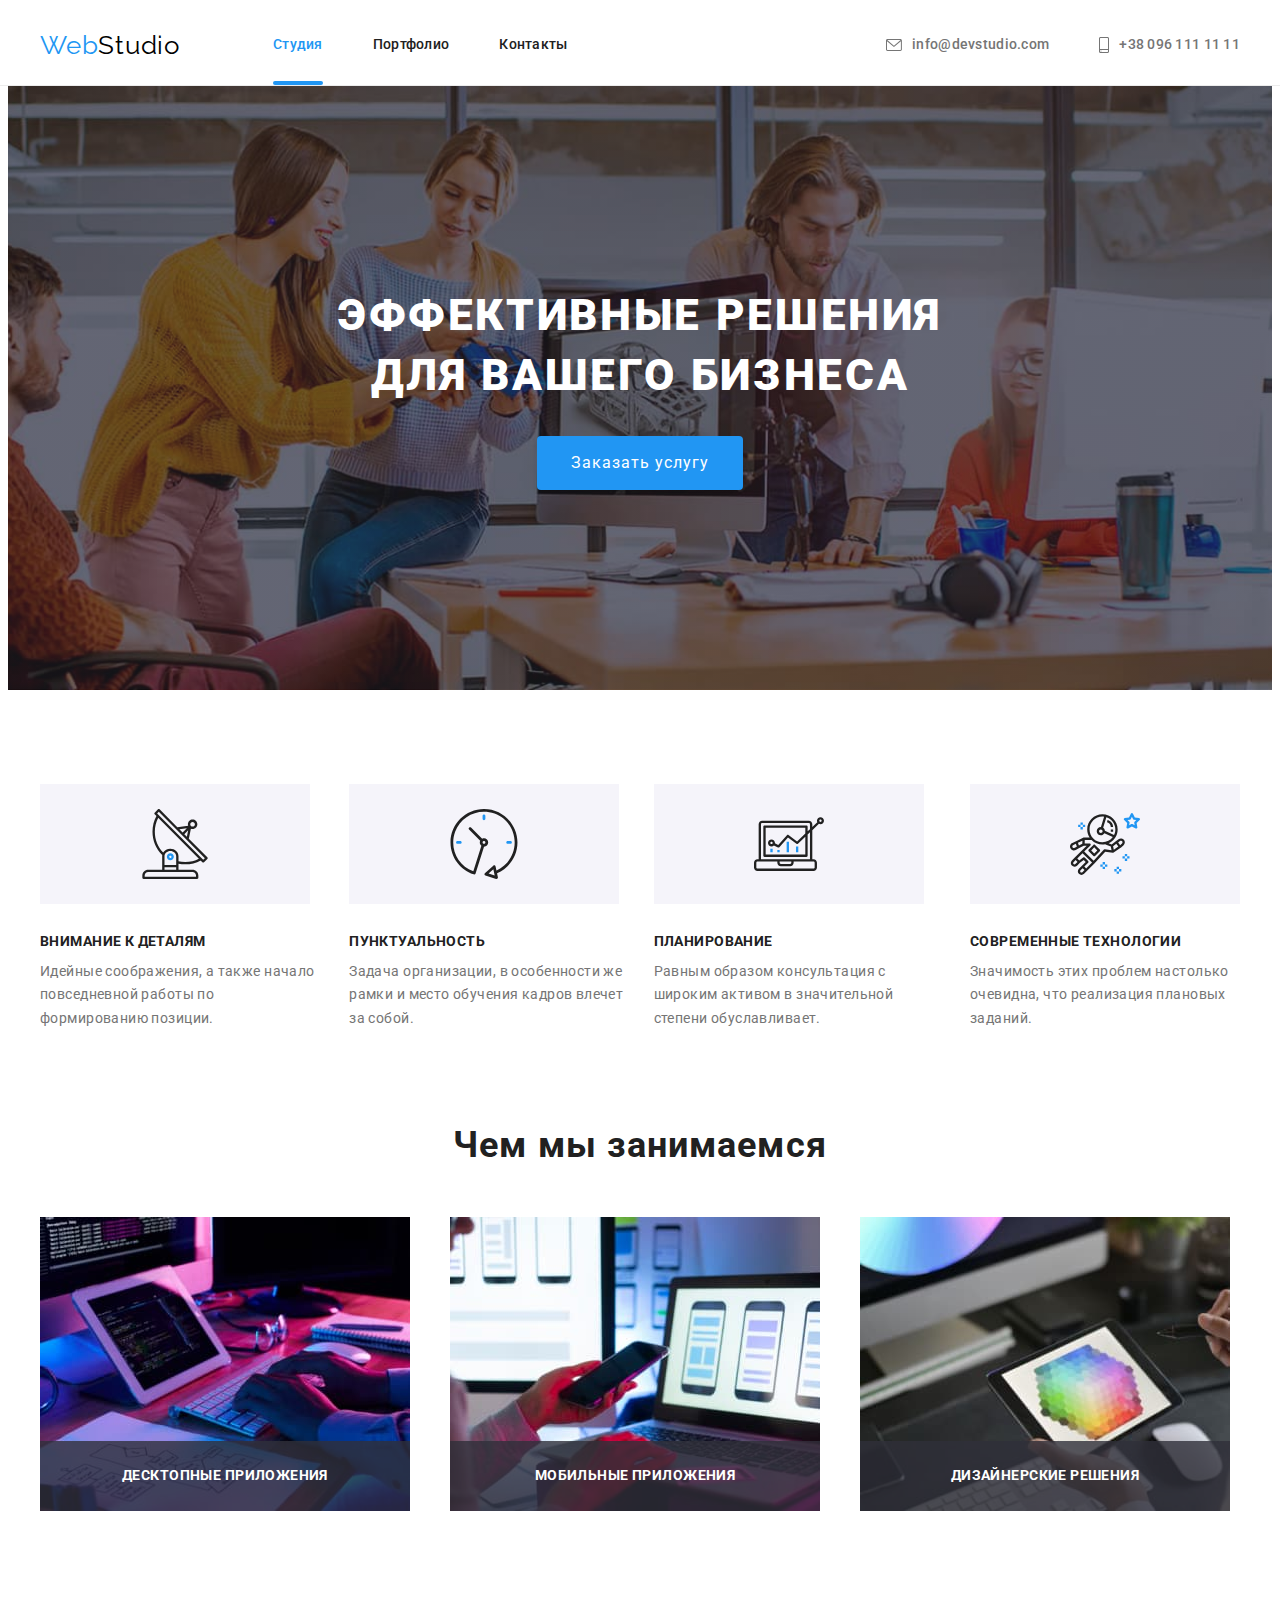
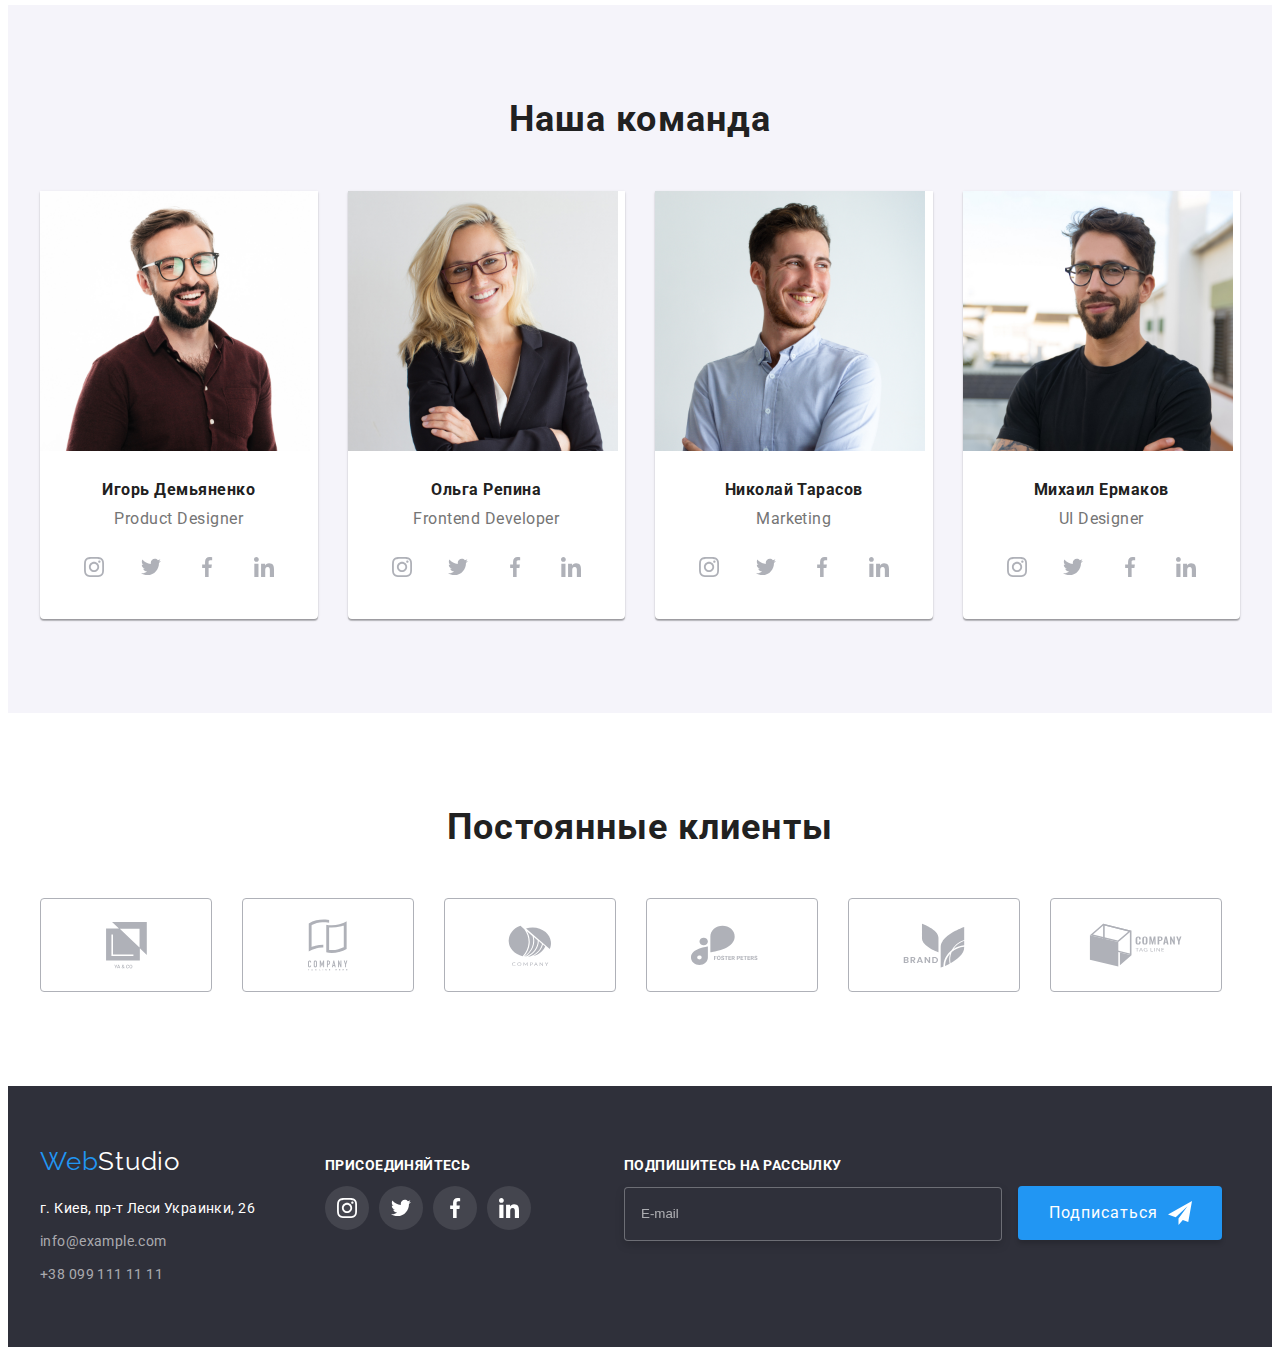
<file: index.html>
<!DOCTYPE html>
<html lang="ru">
    <head>
        <meta charset="UTF-8">
        <meta http-equiv="X-UA-Compatible" content="IE=edge">
        <meta name="viewport" content="width=device-width, initial-scale=1.0">
        <title>Studio</title>
        <link rel="preconnect" href="https://fonts.gstatic.com">
        <link href="https://fonts.googleapis.com/css2?family=Raleway:wght@700&family=Roboto:wght@400;500;700;900&display=swap"
            rel="stylesheet">
        <link rel="stylesheet" href="https://cdnjs.cloudflare.com/ajax/libs/modern-normalize/1.0.0/modern-normalize.min.css"
            integrity="sha512-ISS7cAi1PEhQ8jnbJpJZMd29NlhNj4AWYyLOSp2CE/CsHxTCu+r+t0D2yoJudVrd0/8fTVPUVDzY5Tvli75u/g=="
            crossorigin="anonymous">
        <link rel="stylesheet" href="./css/main.min.css">
    </head>
    <body>
    <!--Navigation-->
        <header class="header">
            <div class="header__container container">
                <nav class="navigation">
                    <a class="logo" href="">Web<span class="logo-black">Studio</span></a>
                    <ul class="navigation__list">
                        <li class="navigation__item"><a class="link link__studio" href="./index.html">Студия</a></li>
                        <li class="navigation__item"><a class="link" href="./portfolio.html">Портфолио</a></li>
                        <li class="navigation__item"><a class="link" href="">Контакты</a></li>
                    </ul>
                </nav>
                <ul class="navigation__list">
                    <li class="navigation__item mail">
                        <a href="mailto:info@devstudio.com" class="link contact__link">
                            <svg class="navigation__icon" width="16" height="12">
                                <use href="./images/icons.svg#icon-envelope"></use>
                            </svg>
                        info@devstudio.com</a>
                    </li>
                    <li class="navigation__item">
                        <a href="tel:+380961111111" class="link contact__link">
                            <svg class="navigation__icon" width="10" height="16">
                                <use href="./images/icons.svg#icon-smartphone"></use>
                            </svg>
                        +38 096 111 11 11</a>
                    </li>
                </ul>
            </div>
        </header>

        <!--Main-->
        <main>
            <!--Section main-->
            <section class="main section">
                <div class="container">
                    <h1 class="main__hero">Эффективные решения <br> для вашего бизнеса</h1>
                    <button class="btn" type="button" data-modal-open>Заказать услугу</button>
                </div>
            </section>

            <!--Section features-->
            <section class="features">
                <div class="container">
                    <h2 class="visually-hidden">Особенности</h2>
                    <ul class="features__list">
                        <li class="features__item">
                            <div class="features__icon">
                                <svg width="70" height="70">
                                    <use href="./images/icons.svg#icon-antenna"></use>
                                </svg>
                            </div>
                            <h3 class="features__title">Внимание к деталям</h3>
                            <p class="features__text">Идейные соображения, а также начало повседневной работы по формированию позиции.</p>
                        </li>
                        <li class="features__item">
                            <div class="features__icon">
                                <svg width="70" height="70">
                                    <use href="./images/icons.svg#icon-clock"></use>
                                </svg>
                            </div>
                            <h3 class="features__title">Пунктуальность</h3>
                            <p class="features__text">Задача организации, в особенности же рамки и место обучения кадров влечет за собой.</p>
                        </li>
                        <li class="features__item">
                            <div class="features__icon">
                                <svg width="70" height="70">
                                    <use href="./images/icons.svg#icon-diagram"></use>
                                </svg>
                            </div>
                            <h3 class="features__title">Планирование</h3>
                            <p class="features__text">Равным образом консультация с широким активом в значительной степени обуславливает.</p>
                        </li>
                        <li class="features__item">
                            <div class="features__icon">
                                <svg width="70" height="70">
                                    <use href="./images/icons.svg#icon-astronaut"></use>
                                </svg>
                            </div>
                            <h3 class="features__title">Современные технологии</h3>
                            <p class="features__text">Значимость этих проблем настолько очевидна, что реализация плановых заданий.</p>
                        </li>
                    </ul>
                </div>
            </section>

            <!--Section work-->
            <section class="work section">
                <div class="container">
                    <h2 class="title">Чем мы занимаемся</h2>
                    <ul class="work__list">
                        <li class="work__item">
                            <img src="./images/box1.jpg" alt="Планшет" width="370">
                            <div class="work__text"><p>Десктопные приложения</p></div>
                        </li>
                        <li class="work__item">
                            <img src="./images/box2.jpg" alt="Телефон" width="370">
                            <div class="work__text"><p>Мобильные приложения</p></div>
                        </li>
                        <li class="work__item">
                            <img src="./images/box3.jpg" alt="Палитра цветов на планшете" width="370">
                            <div class="work__text"><p>Дизайнерские решения</p></div>
                        </li>
                    </ul>
                </div>
            </section>

            <!--Team-->
            <section class="team section">
                <div class="container">
                    <h2 class="title">Наша команда</h2>
                    <ul class="team__list">
                        <li class="team__item">
                            <img src="./images/img1.jpg" alt="Учасник1" width="270">
                            <div class="team__member">
                                <h3 class="team__title">Игорь Демьяненко</h3>
                                <p class="team__text" lang="en">Product Designer</p>
                                <ul class="social-list">
                                    <li>
                                        <a href="" class="social-list__link">
                                            <svg class="social-list__icon">
                                                <use href="./images/icons.svg#icon-instagram"></use>
                                            </svg>
                                        </a>
                                    </li>
                                    <li>
                                        <a href="" class="social-list__link">
                                            <svg class="social-list__icon">
                                                <use href="./images/icons.svg#icon-twitter"></use>
                                            </svg>
                                        </a>
                                    </li>
                                    <li>
                                        <a href="" class="social-list__link">
                                            <svg class="social-list__icon">
                                                <use href="./images/icons.svg#icon-facebook"></use>
                                            </svg>
                                        </a>
                                    </li>
                                    <li>
                                        <a href="" class="social-list__link">
                                            <svg class="social-list__icon">
                                                <use href="./images/icons.svg#icon-linkedin"></use>
                                            </svg>
                                        </a>
                                    </li>
                                </ul>
                            </div>
                        </li>
                        <li class="team__item">
                            <img src="./images/img2.jpg" alt="Учасник2" width="270">
                            <div class="team__member">
                                <h3 class="team__title">Ольга Репина</h3>
                                <p class="team__text" lang="en">Frontend Developer</p>
                                <ul class="social-list">
                                    <li>
                                        <a href="" class="social-list__link">
                                            <svg class="social-list__icon">
                                                <use href="./images/icons.svg#icon-instagram"></use>
                                            </svg>
                                        </a>
                                    </li>
                                    <li>
                                        <a href="" class="social-list__link">
                                            <svg class="social-list__icon">
                                                <use href="./images/icons.svg#icon-twitter"></use>
                                            </svg>
                                        </a>
                                    </li>
                                    <li>
                                        <a href="" class="social-list__link">
                                            <svg class="social-list__icon">
                                                <use href="./images/icons.svg#icon-facebook"></use>
                                            </svg>
                                        </a>
                                    </li>
                                    <li>
                                        <a href="" class="social-list__link">
                                            <svg class="social-list__icon">
                                                <use href="./images/icons.svg#icon-linkedin"></use>
                                            </svg>
                                        </a>
                                    </li>
                                </ul>
                            </div>
                        </li>
                        <li class="team__item">
                            <img src="./images/img3.jpg" alt="Учасник3" width="270">
                            <div class="team__member">
                                <h3 class="team__title">Николай Тарасов</h3>
                                <p class="team__text" lang="en">Marketing</p>
                                <ul class="social-list">
                                    <li>
                                        <a href="" class="social-list__link">
                                            <svg class="social-list__icon">
                                                <use href="./images/icons.svg#icon-instagram"></use>
                                            </svg>
                                        </a>
                                    </li>
                                    <li>
                                        <a href="" class="social-list__link">
                                            <svg class="social-list__icon">
                                                <use href="./images/icons.svg#icon-twitter"></use>
                                            </svg>
                                        </a>
                                    </li>
                                    <li>
                                        <a href="" class="social-list__link">
                                            <svg class="social-list__icon">
                                                <use href="./images/icons.svg#icon-facebook"></use>
                                            </svg>
                                        </a>
                                    </li>
                                    <li>
                                        <a href="" class="social-list__link">
                                            <svg class="social-list__icon">
                                                <use href="./images/icons.svg#icon-linkedin"></use>
                                            </svg>
                                        </a>
                                    </li>
                                </ul>
                            </div>
                        </li>
                        <li class="team__item">
                            <img src="./images/img4.jpg" alt="Учасник4" width="270">
                            <div class="team__member">
                                <h3 class="team__title">Михаил Ермаков</h3>
                                <p class="team__text" lang="en">UI Designer</p>
                                <ul class="social-list">
                                    <li>
                                        <a href="" class="social-list__link">
                                            <svg class="social-list__icon">
                                                <use href="./images/icons.svg#icon-instagram"></use>
                                            </svg>
                                        </a>
                                    </li>
                                    <li>
                                        <a href="" class="social-list__link">
                                            <svg class="social-list__icon">
                                                <use href="./images/icons.svg#icon-twitter"></use>
                                            </svg>
                                        </a>
                                    </li>
                                    <li>
                                        <a href="" class="social-list__link">
                                            <svg class="social-list__icon">
                                                <use href="./images/icons.svg#icon-facebook"></use>
                                            </svg>
                                        </a>
                                    </li>
                                    <li>
                                        <a href="" class="social-list__link">
                                            <svg class="social-list__icon">
                                                <use href="./images/icons.svg#icon-linkedin"></use>
                                            </svg>
                                        </a>
                                    </li>
                                </ul>
                            </div>
                        </li>
                    </ul>
                </div>
            </section>

            <!--Clients-->
            <section class="clients section">
                <div class="container">
                    <h2 class="title">Постоянные клиенты</h2>
                    <ul class="clients__list">
                        <li class="clients__item">
                            <a href="" class="clients__link">
                                <svg class="clients__icon" width="41" height="46.7">
                                    <use href="./images/icons.svg#icon-company1"></use>
                                </svg>
                            </a>
                        </li>
                        <li class="clients__item">
                            <a href="" class="clients__link">
                                <svg class="clients__icon" width="40" height="52">
                                    <use href="./images/icons.svg#icon-company2"></use>
                                </svg>
                            </a>
                        </li>
                        <li class="clients__item">
                            <a href="" class="clients__link">
                                <svg class="clients__icon" width="43.46" height="41.18">
                                    <use href="./images/icons.svg#icon-company3"></use>
                                </svg>
                            </a>
                        </li>
                        <li class="clients__item">
                            <a href="" class="clients__link">
                                <svg class="clients__icon" width="84.44" height="40.62">
                                    <use href="./images/icons.svg#icon-company4"></use>
                                </svg>
                            </a>
                        </li>
                        <li class="clients__item">
                            <a href="" class="clients__link">
                                <svg class="clients__icon" width="62.54" height="45.43">
                                    <use href="./images/icons.svg#icon-company5"></use>
                                </svg>
                            </a>
                        </li>
                        <li class="clients__item">
                            <a href="" class="clients__link">
                                <svg class="clients__icon" width="93.79" height="43.93">
                                    <use href="./images/icons.svg#icon-company6"></use>
                                </svg>
                            </a>
                        </li>
                    </ul>
                </div>
            </section>
        </main>
        
        <!--Footer-->
        <footer class="footer">
            <div class="footer__container container">
                <div>
                    <a class="logo logo__footer" href="">Web<span class="logo-white">Studio</span></a>
                    <address class="footer__address">
                        <ul>
                            <li class="footer__item"><p class="footer__country">г. Киев, пр-т Леси Украинки, 26</p></li>
                            <li class="footer__item"><a class="footer__link" href="mailto:info@example.com">info@example.com</a></li>
                            <li class="footer__item"><a class="footer__link" href="tel:+380991111111">+38 099 111 11 11</a></li>
                        </ul>
                    </address>
                </div>
                <div class="footer-social__container">
                    <h2 class="footer-social__title">Присоединяйтесь</h2>
                    <ul class="footer-social__list">
                        <li class="footer-social__item">
                            <a href="" class="footer-social__link">
                                <svg class="footer-social__icon">
                                    <use href="./images/icons.svg#icon-instagram"></use>
                                </svg>
                            </a>
                        </li>
                        <li class="footer-social__item">
                            <a href="" class="footer-social__link">
                                <svg class="footer-social__icon">
                                    <use href="./images/icons.svg#icon-twitter"></use>
                                </svg>
                            </a>
                        </li>
                        <li class="footer-social__item">
                            <a href="" class="footer-social__link">
                                <svg class="footer-social__icon">
                                    <use href="./images/icons.svg#icon-facebook"></use>
                                </svg>
                            </a>
                        </li>
                        <li class="footer-social__item">
                            <a href="" class="footer-social__link">
                                <svg class="footer-social__icon">
                                    <use href="./images/icons.svg#icon-linkedin"></use>
                                </svg>
                            </a>
                        </li>
                    </ul>
                </div>
                <div class="form">
                    <form action="#">
                        <p class="footer-social__title">Подпишитесь на рассылку</p>
                        <div class="form-top">
                            <label></label><input type="email" name="mail" class="form__input" placeholder="E-mail">
                            <button type="submit" class="form__btn">
                                Подписаться
                                <svg class="form__icon">
                                    <use href="./images/icons.svg#icon-send-footer"></use>
                                </svg>
                            </button>
                        </div>
                    </form>
                </div>
            </div>
        </footer>

        <!--Backdrop-->
        <div class="backdrop is-hidden" data-modal>
            <div class="modal">
                <button type="button" class="modal__btn-close" data-modal-close>
                    <svg class="modal__icon-close">
                        <use href="./images/icons.svg#icon-x" width="11" height="11"></use>
                    </svg>
                </button>
                <form action="#" class="modal-form">
                    <p class="modal-form__title">Оставьте свои данные, мы вам перезвоним</p>
                    <label class="modal-form__list">
                            Имя
                        <span class="modal-form__item">
                            <input type="text" name="user-name" class="modal-form__input" required>
                            <svg class="modal-form__icon">
                                <use href="./images/icons.svg#icon-name-modal" width="12" height="12"></use>
                            </svg>
                        </span>
                    </label>
                    <label class="modal-form__list">
                        Телефон
                        <span class="modal-form__item">
                            <input type="tel" name="user-phone" class="modal-form__input" required>
                            <svg class="modal-form__icon">
                                <use href="./images/icons.svg#icon-phone-modal" width="13" height="13"></use>
                            </svg>
                        </span>
                    </label>
                    <label class="modal-form__list">
                        Почта
                        <span class="modal-form__item">
                            <input type="email" name="user-email" class="modal-form__input" required>
                            <svg class="modal-form__icon">
                                <use href="./images/icons.svg#icon-email-modal" width="15" height="12"></use>
                            </svg>
                        </span>
                    </label>
                    <label class="modal-form__mesagge">
                        Комментарий
                        <textarea name="user-message" class="modal-form__text" placeholder="Введите текст"></textarea>
                    </label>
                    <input type="checkbox" class="modal-form__checkbox visually-hidden" id="checkbox-policy" required>
                    <label for="checkbox-policy" class="modal-form__policy">
                        <svg class="modal-form__icon-verification">
                            <use href="./images/icons.svg#icon-ok-modal"></use>
                        </svg>
                        Соглашаюсь с рассылкой и принимаю <a class="modal-form__link" href="">Условия договора</a></label>
                    <button type="submit" class="btn">Отправить</button>
                </form>
            </div>
        </div>

        <script src="./js/modal.js"></script>
    </body>
</html>
</file>
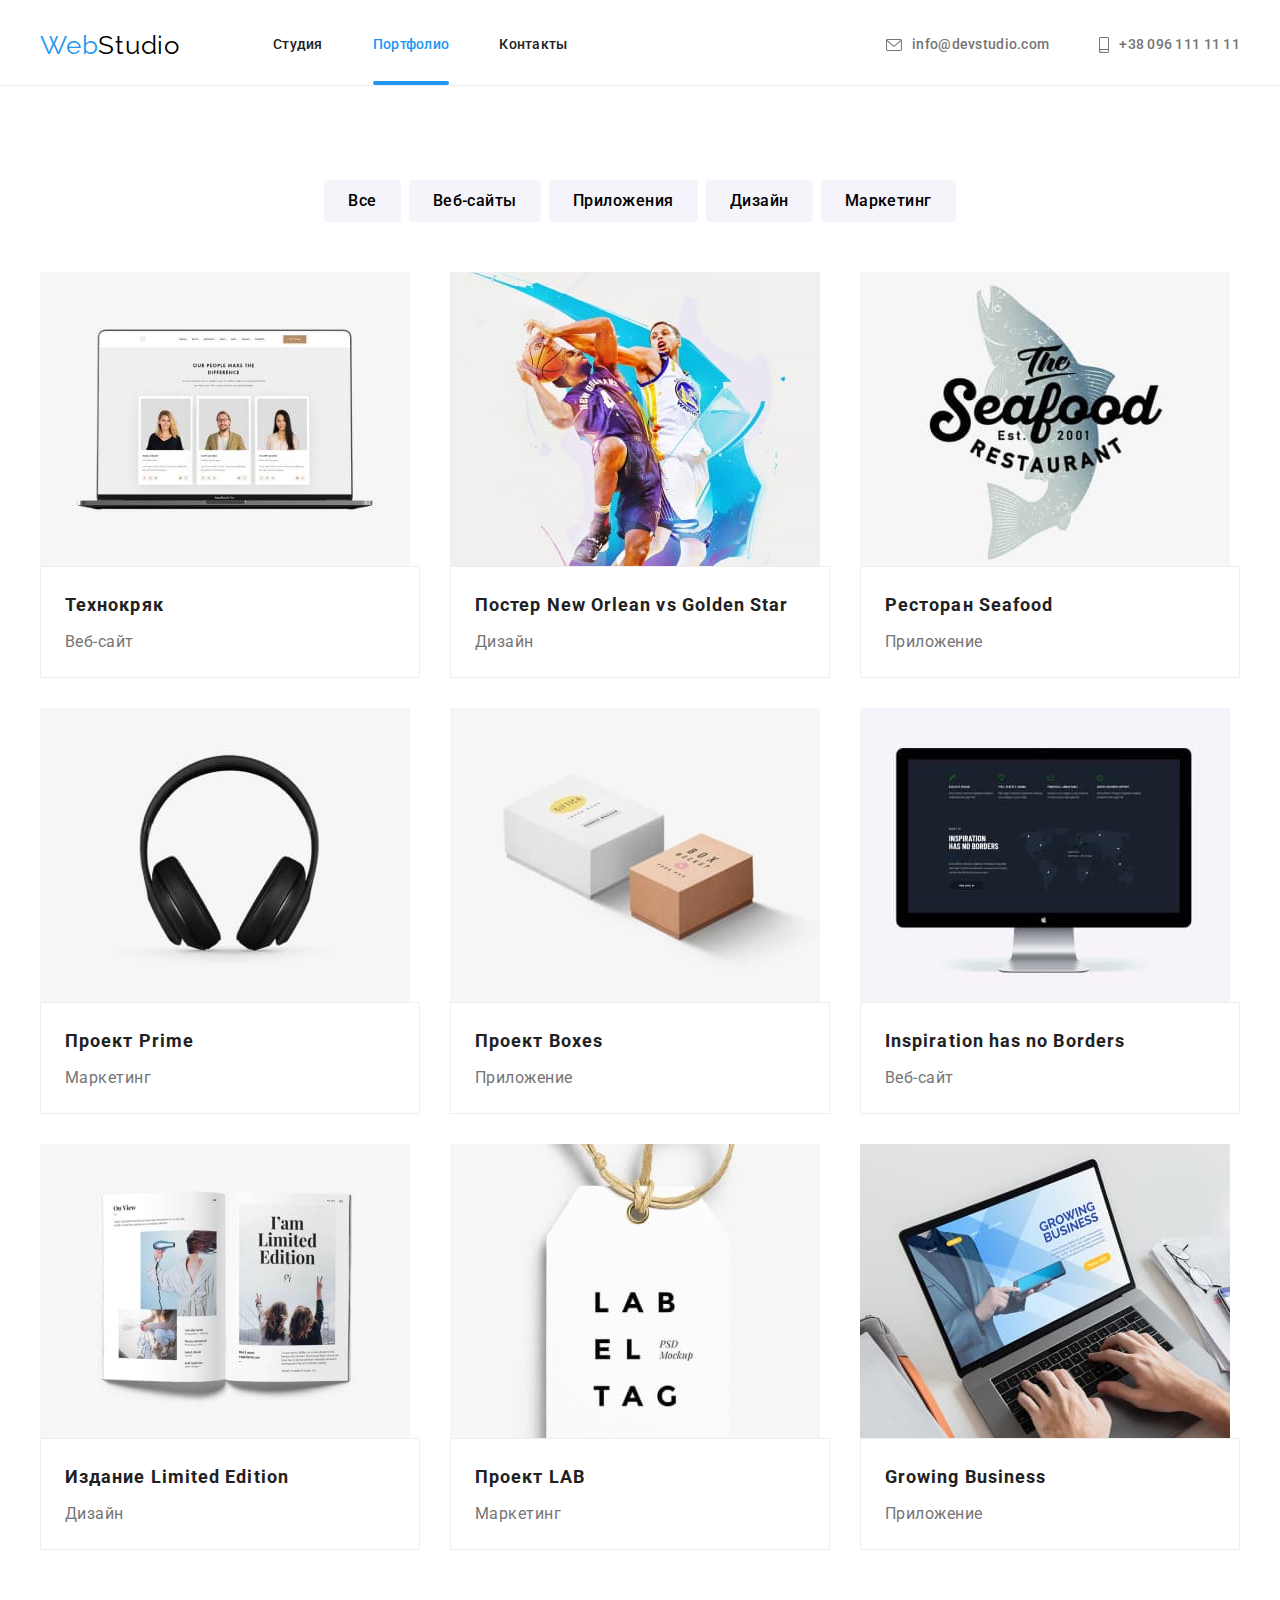
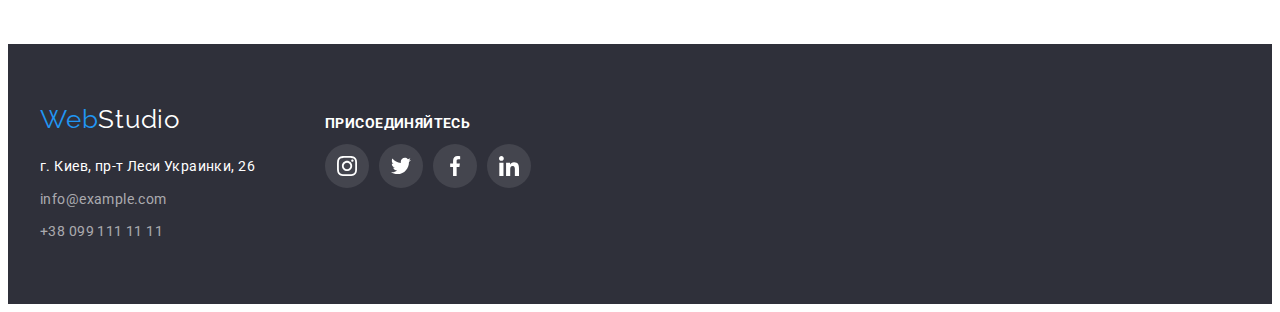
<file: portfolio.html>
<!DOCTYPE html>
<html lang="ru">
    <head>
        <meta charset="UTF-8">
        <meta http-equiv="X-UA-Compatible" content="IE=edge">
        <meta name="viewport" content="width=device-width, initial-scale=1.0">
        <title>Portfolio</title>
        <link rel="preconnect" href="https://fonts.gstatic.com">
        <link href="https://fonts.googleapis.com/css2?family=Raleway:wght@700&family=Roboto:wght@400;500;700;900&display=swap"
            rel="stylesheet">
        <link rel="stylesheet" href="https://cdnjs.cloudflare.com/ajax/libs/modern-normalize/1.0.0/modern-normalize.min.css"
            integrity="sha512-ISS7cAi1PEhQ8jnbJpJZMd29NlhNj4AWYyLOSp2CE/CsHxTCu+r+t0D2yoJudVrd0/8fTVPUVDzY5Tvli75u/g=="
            crossorigin="anonymous">
        <link rel="stylesheet" href="./css/main.min.css">
    </head>
    <body>
        <!--Navigation-->
        <header class="header">
            <div class="header__container container">
                <nav class="navigation">
                    <a class="logo" href="">Web<span class="logo-black">Studio</span></a>
                    <ul class="navigation__list">
                        <li class="navigation__item"><a class="link" href="./index.html">Студия</a></li>
                        <li class="navigation__item"><a class="link link__portfolio" href="./portfolio.html">Портфолио</a></li>
                        <li class="navigation__item"><a class="link" href="">Контакты</a></li>
                    </ul>
                </nav>
                <ul class="navigation__list">
                    <li class="navigation__item mail">
                        <a href="mailto:info@devstudio.com" class="link contact__link">
                            <svg class="navigation__icon" width="16" height="12">
                                <use href="./images/icons.svg#icon-envelope"></use>
                            </svg>
                            info@devstudio.com</a>
                    </li>
                    <li class="navigation__item">
                        <a href="tel:+380961111111" class="link contact__link">
                            <svg class="navigation__icon" width="10" height="16">
                                <use href="./images/icons.svg#icon-smartphone"></use>
                            </svg>
                            +38 096 111 11 11</a>
                    </li>
                </ul>
            </div>
        </header>
        <!--Main-->
        <main>
            <section class="portfolio section">
                <div class="container">
                    <h1 class="visually-hidden">Портфолио</h1>
                    <ul class="portfolio__button">  
                        <li class="portfolio__btn-right"><button class="portfolio__btn" type="button">Все</button></li>
                        <li class="portfolio__btn-right"><button class="portfolio__btn" type="button">Веб-сайты</button></li>
                        <li class="portfolio__btn-right"><button class="portfolio__btn" type="button">Приложения</button></li>
                        <li class="portfolio__btn-right"><button class="portfolio__btn" type="button">Дизайн</button></li>
                        <li class="portfolio__btn-right"><button class="portfolio__btn" type="button">Маркетинг</button></li>
                    </ul>
                    <ul class="card">
                        <li class="card__item card__item-grid">
                            <a href="" class="card__link">
                                <div class="card__overlay">
                                    <img src="./images/img-p1.jpg" alt="Ноутбук" width="370">
                                    <p class="card__overlay-hidden">Технокряк это современная площадка распространения коронавируса. Компании используют эту платформу для цифрового
                                    шпионажа и атак на защищённые сервера конкурентов.</p>
                                </div>
                                <div class="card__product">
                                    <h2 class="card__title">Технокряк</h2>
                                    <p class="card__text">Веб-сайт</p>
                                </div>
                            </a>
                        </li>
                        <li class="card__item card__item-grid">
                            <a href="" class="card__link">
                                <div class="card__overlay">
                                    <img src="./images/img-p2.jpg" alt="Два баскетболіста на плакаті" width="370">
                                    <p class="card__overlay-hidden">Технокряк это современная площадка распространения коронавируса. Компании используют эту платформу для цифрового
                                    шпионажа и атак на защищённые сервера конкурентов.</p>
                                </div>
                                <div class="card__product">
                                    <h2 class="card__title">Постер <span lang="en">New Orlean vs Golden Star</span></h2>
                                    <p class="card__text">Дизайн</p>
                                </div>
                            </a>
                        </li>
                        <li class="card__item card__item-grid">
                            <a href="" class="card__link">
                                <div class="card__overlay">
                                    <img src="./images/img-p3.jpg" alt="Зображення рибини на емблемі ресторану" width="370">
                                    <p class="card__overlay-hidden">Технокряк это современная площадка распространения коронавируса. Компании используют эту платформу
                                    для цифрового
                                    шпионажа и атак на защищённые сервера конкурентов.</p>
                                </div>
                                <div class="card__product">
                                    <h2 class="card__title">Ресторан <span lang="en">Seafood</span></h2>
                                    <p class="card__text">Приложение</p>
                                </div>
                            </a>
                        </li>
                        <li class="card__item card__item-grid">
                            <a href="" class="card__link">
                                <div class="card__overlay">
                                    <img src="./images/img-p4.jpg" alt="Навушники" width="370">
                                    <p class="card__overlay-hidden">Технокряк это современная площадка распространения коронавируса. Компании используют эту платформу
                                    для цифрового
                                    шпионажа и атак на защищённые сервера конкурентов.</p>
                                </div>
                                <div class="card__product">
                                    <h2 class="card__title">Проект <span lang="en">Prime</span></h2>
                                    <p class="card__text">Маркетинг</p>
                                </div>
                            </a>
                        </li>
                        <li class="card__item card__item-grid">
                            <a href="" class="card__link">
                                <div class="card__overlay">
                                    <img src="./images/img-p5.jpg" alt="Біла та коричнева коробка" width="370">
                                    <p class="card__overlay-hidden">Технокряк это современная площадка распространения коронавируса. Компании используют эту платформу
                                    для цифрового
                                    шпионажа и атак на защищённые сервера конкурентов.</p>
                                </div>
                                <div class="card__product">
                                    <h2 class="card__title">Проект <span lang="en">Boxes</span></h2>
                                    <p class="card__text">Приложение</p>
                                </div>
                            </a>
                        </li>
                        <li class="card__item card__item-grid">
                            <a href="" class="card__link">
                                <div class="card__overlay">
                                    <img src="./images/img-p6.jpg" alt="Робочий монітор" width="370">
                                    <p class="card__overlay-hidden">Технокряк это современная площадка распространения коронавируса. Компании используют эту платформу
                                    для цифрового
                                    шпионажа и атак на защищённые сервера конкурентов.</p>
                                </div>
                                <div class="card__product">
                                    <h2 class="card__title" lang="en">Inspiration has no Borders</h2>
                                    <p class="card__text">Веб-сайт</p>
                                </div>
                            </a>
                        </li>
                        <li class="card__item card__item-grid">
                            <a href="" class="card__link">
                                <div class="card__overlay">
                                    <img src="./images/img-p7.jpg" alt="Розгорнута книга" width="370">
                                    <p class="card__overlay-hidden">Технокряк это современная площадка распространения коронавируса. Компании используют эту платформу
                                    для цифрового
                                    шпионажа и атак на защищённые сервера конкурентов.</p>
                                </div>
                                <div class="card__product">
                                    <h2 class="card__title">Издание <span lang="en">Limited Edition</span></h2>
                                    <p class="card__text">Дизайн</p>
                                </div>
                            </a>
                        </li>
                        <li class="card__item card__item-grid">
                            <a href="" class="card__link">
                                <div class="card__overlay">
                                    <img src="./images/img-p8.jpg" alt="Бірка" width="370">
                                    <p class="card__overlay-hidden">Технокряк это современная площадка распространения коронавируса. Компании используют эту платформу
                                    для цифрового
                                    шпионажа и атак на защищённые сервера конкурентов.</p>
                                </div>
                                <div class="card__product">
                                    <h2 class="card__title">Проект <span lang="en">LAB</span></h2>
                                    <p class="card__text">Маркетинг</p>
                                </div>
                            </a>
                        </li>
                        <li class="card__item card__item-grid">
                            <a href="" class="card__link">
                                <div class="card__overlay">
                                    <img src="./images/img-p9.jpg" alt="Робота за ноутбуком" width="370">
                                    <p class="card__overlay-hidden">Технокряк это современная площадка распространения коронавируса. Компании используют эту платформу
                                    для цифрового
                                    шпионажа и атак на защищённые сервера конкурентов.</p>
                                </div>
                                <div class="card__product">
                                    <h2 class="card__title" lang="en">Growing Business</h2>
                                    <p class="card__text">Приложение</p>
                                </div>
                            </a>
                        </li>
                    </ul>
                </div>
            </section>
        </main>

        <!--Footer-->
        <footer class="footer">
            <div class="footer__container container">
                <div>
                    <a class="logo logo__footer" href="">Web<span class="logo-white">Studio</span></a>
                    <address class="footer__address">
                        <ul>
                            <li class="footer__item">
                                <p class="footer__country">г. Киев, пр-т Леси Украинки, 26</p>
                            </li>
                            <li class="footer__item"><a class="footer__link" href="mailto:info@example.com">info@example.com</a>
                            </li>
                            <li class="footer__item"><a class="footer__link" href="tel:+380991111111">+38 099 111 11 11</a></li>
                        </ul>
                    </address>
                </div>
                <div class="footer-social__container">
                    <h2 class="footer-social__title">Присоединяйтесь</h2>
                    <ul class="footer-social__list">
                        <li class="footer-social__item">
                            <a href="" class="footer-social__link">
                                <svg class="footer-social__icon">
                                    <use href="./images/icons.svg#icon-instagram"></use>
                                </svg>
                            </a>
                        </li>
                        <li class="footer-social__item">
                            <a href="" class="footer-social__link">
                                <svg class="footer-social__icon">
                                    <use href="./images/icons.svg#icon-twitter"></use>
                                </svg>
                            </a>
                        </li>
                        <li class="footer-social__item">
                            <a href="" class="footer-social__link">
                                <svg class="footer-social__icon">
                                    <use href="./images/icons.svg#icon-facebook"></use>
                                </svg>
                            </a>
                        </li>
                        <li class="footer-social__item">
                            <a href="" class="footer-social__link">
                                <svg class="footer-social__icon">
                                    <use href="./images/icons.svg#icon-linkedin"></use>
                                </svg>
                            </a>
                        </li>
                    </ul>
                </div>
            </div>
        </footer>
    </body>
</html>
</file>
<file: css/main.min.css>
:root{--accent-color: #2196f3;--logo-color: #000000;--head-color: #212121;--title-color: #757575;--background: #2f303a;--hero-color: #ffffff;--contact-color: rgba(255, 255, 255, 0.6);--footer-social-icon: rgba(255, 255, 255, 0.1);--color-banner: rgba(47, 48, 58, 0.4);--btn-color: #f5f4fa;--product-color: #eeeeee;--border-color: #ececec;--bg-color: #c4c4c4;--social-icon-color: #afb1b8;--btn-color-portfolio: 0px 3px 1px rgba(0, 0, 0, 0.1), 0px 1px 2px rgba(0, 0, 0, 0.08),
    0px 2px 2px rgba(0, 0, 0, 0.12);--portfolio-product-color: 0px 1px 1px rgba(0, 0, 0, 0.12), 0px 4px 4px rgba(0, 0, 0, 0.06),
    1px 4px 6px rgba(0, 0, 0, 0.16);--portfolio-overlay-color: rgba(33, 150, 243, 0.9);--section-work-item-paragraf-color: rgba(47, 48, 58, 0.8);--backdrop-color: rgba(0, 0, 0, 0.2);--modal-color: 0px 1px 3px rgba(0, 0, 0, 0.12), 0px 1px 1px rgba(0, 0, 0, 0.14),
    0px 2px 1px rgba(0, 0, 0, 0.2)}.visually-hidden{position:absolute !important;clip:rect(1px 1px 1px 1px);clip:rect(1px, 1px, 1px, 1px);padding:0 !important;border:0 !important;height:1px !important;width:1px !important;overflow:hidden}h1,h2,h3,h4,h5,h6,p{margin-top:0;margin-bottom:0}ul,ol{margin-top:0;margin-bottom:0;padding-left:0}img{display:block}body{font-family:'Roboto', sans-serif;color:var(--title-color);padding-top:78px;position:relative}li{list-style-type:none}.section{padding-top:94px;padding-bottom:94px}.container{width:1200px;padding-right:15px;padding-left:15px;margin:0 auto}.btn{font-family:inherit;font-size:16px;line-height:1.87;align-items:center;text-align:center;letter-spacing:0.06em;color:var(--hero-color);background:var(--accent-color);cursor:pointer;display:block;margin-top:30px;margin-left:auto;margin-right:auto;padding:10px 32px;border-color:transparent;border-radius:4px;box-shadow:0px 4px 4px rgba(0,0,0,0.15)}.logo{font-family:Raleway;font-size:26px;line-height:1.19;letter-spacing:0.03em;text-decoration:none;color:var(--accent-color);margin-right:93px}.logo-black{font-family:Raleway;font-size:26px;line-height:1.19;letter-spacing:0.03em;color:var(--logo-color)}.logo-white{color:var(--hero-color)}.logo__footer{margin:0 auto}.social-list__link{display:flex;align-items:center;justify-content:center;width:44px;height:44px;background-color:var(--hero-color);border-radius:50%;transition:background-color 250ms cubic-bezier(0.4, 0, 0.2, 1)}.social-list__link:hover,.social-list__link:focus{background-color:var(--accent-color)}.social-list__icon{width:20px;height:20px;fill:var(--social-icon-color);transition:fill 250ms cubic-bezier(0.4, 0, 0.2, 1)}.social-list__link:hover .social-list__icon,.social-list__link:focus .social-list__icon{fill:var(--hero-color)}.backdrop{position:fixed;left:0px;top:0px;width:100%;height:100%;background-color:var(--backdrop-color);z-index:100;transition:opacity 250ms cubic-bezier(0.4, 0, 0.2, 1),visibility 250ms cubic-bezier(0.4, 0, 0.2, 1)}.is-hidden{opacity:0;visibility:hidden;pointer-events:none}.modal{position:absolute;top:50%;left:50%;transform:translate(-50%, -50%);width:528px;height:581px;padding:40px;background:var(--hero-color);box-shadow:var(--modal-color);border-radius:4px}.modal__btn-close{position:absolute;top:8px;right:8px;width:30px;height:30px;background-color:transparent;border:1px solid rgba(0,0,0,0.1);border-radius:50%;cursor:pointer}.modal__icon-close{width:11px;height:11px}.modal-form__title{font-weight:700;font-size:20px;line-height:1.15;text-align:center;letter-spacing:0.03em;margin-bottom:12px;color:var(--head-color)}.modal-form__list{font-weight:400;font-size:12px;letter-spacing:0.01em;color:var(--title-color);margin-bottom:10px}.modal-form__mesagge{font-weight:400;font-size:12px;letter-spacing:0.01em;color:var(--title-color);margin-bottom:20px}.modal-form{display:flex;flex-direction:column}.modal-form__input{width:100%;height:40px;border:1px solid rgba(33,33,33,0.2);border-radius:4px;padding-left:42px;transition:border 250ms cubic-bezier(0.4, 0, 0.2, 1)}.modal-form__input:focus{border:1px solid var(--accent-color);border-radius:4px;outline:none}.modal-form__item{position:relative;display:block;margin-top:4px}.modal-form__icon{position:absolute;width:15px;height:12px;top:50%;color:var(--head-color);transform:translateY(-50%);left:15px;transition:fill 250ms cubic-bezier(0.4, 0, 0.2, 1)}.modal-form__input:focus+.modal-form__icon{fill:var(--accent-color)}.modal-form__text{width:100%;height:120px;resize:none;border:1px solid rgba(33,33,33,0.2);border-radius:4px;padding:12px 16px 12px 16px;margin-top:4px;transition:border 250ms cubic-bezier(0.4, 0, 0.2, 1)}.modal-form__text:focus{border:1px solid var(--accent-color);border-radius:4px;outline:none}.modal-form__text::placeholder{font-style:normal;font-weight:normal;font-size:14px;line-height:1.14;letter-spacing:0.01em;color:rgba(117,117,117,0.5)}.modal-form__icon-verification{position:absolute;top:50%;left:0%;transform:translateY(-50%);width:11px;height:8px;margin-left:3px;cursor:pointer;fill:var(--hero-color)}.modal-form__policy{position:relative;font-style:normal;font-weight:normal;font-size:14px;line-height:1.71;letter-spacing:0.03em;color:var(--title-color)}.modal-form__policy::before{vertical-align:middle;display:inline-block;content:'';width:16px;height:15px;border:1px solid var(--head-color);border-radius:1px;margin-right:7px;cursor:pointer;transition:background-color 250ms cubic-bezier(0.4, 0, 0.2, 1),border 250ms cubic-bezier(0.4, 0, 0.2, 1)}.modal-form__checkbox:checked+.modal-form__policy::before{background-color:var(--accent-color);border:var(--accent-color);transition:background-color 250ms cubic-bezier(0.4, 0, 0.2, 1)}.modal-form__checkbox:focus+.modal-form__policy::before{border:2px solid var(--accent-color)}.modal-form__link{font-style:normal;font-weight:normal;font-size:14px;line-height:1.71;letter-spacing:0.03em;text-decoration-line:underline;color:var(--accent-color)}.header{border-bottom:1px solid var(--border-color);background-color:var(--hero-color);transform:translateY(-100%);margin:auto;left:0;right:0;position:fixed;z-index:100}.header__container{display:flex;align-items:center;justify-content:space-between;background-color:var(--hero-color)}.navigation{display:flex;align-items:center}.navigation__list{display:flex;margin-left:auto}.navigation__item{display:flex;align-items:center;justify-content:center}.navigation__item:not(:last-child){margin-right:50px}.link{position:relative;font-weight:500;font-size:14px;line-height:1.14;letter-spacing:0.02em;color:var(--head-color);padding-top:32px;padding-bottom:32px;text-decoration:none;transition:color 250ms cubic-bezier(0.4, 0, 0.2, 1)}.link:hover,.link:focus{color:var(--accent-color)}.link__studio,.link__portfolio{color:var(--accent-color)}.link__studio::after,.link__studio::after,.link__portfolio::after,.link__portfolio::after{content:'';position:absolute;left:0%;bottom:0%;display:block;width:100%;height:4px;background:var(--accent-color);border-radius:2px}.contact__link{font-weight:500;font-size:14px;line-height:1.14;letter-spacing:0.02em;display:flex;align-items:center;justify-content:center;color:var(--contact);text-decoration:none;transition:color 250ms cubic-bezier(0.4, 0, 0.2, 1)}.contact__link:hover,.contact__link:focus{color:var(--accent-color)}.mail{margin-right:50px}.navigation__icon{margin-right:10px;fill:currentColor}.features{padding-top:94px}.features__title{font-size:14px;line-height:1.14;letter-spacing:0.03em;text-transform:uppercase;color:var(--head-color);margin-bottom:10px;width:270px}.features__item:not(:last-child){margin-right:30px}.features__text{font-size:14px;line-height:1.71;letter-spacing:0.03em;color:var(--title-color)}.features__list{display:flex;justify-content:space-between}.features__icon{display:flex;align-items:center;justify-content:center;width:270px;height:120px;background:var(--btn-color);margin-bottom:30px}.title{font-size:36px;line-height:1.16;text-align:center;letter-spacing:0.03em;color:var(--head-color);margin-bottom:50px}.work__list{display:flex;flex-wrap:wrap;margin-left:-30px;margin-top:-30px}.work__item{flex-basis:calc((100% - 90px) / 3);margin-left:30px;margin-top:30px;list-style-type:none;position:relative}.work__text{position:absolute;bottom:0%;left:0%;overflow:auto;display:flex;align-items:center;justify-content:center;width:370px;height:70px;font-weight:bold;font-size:14px;line-height:1.14;letter-spacing:0.03em;text-transform:uppercase;color:var(--hero-color);background:var(--section-work-item-paragraf-color)}.team__title{font-size:16px;line-height:1.18;letter-spacing:0.03em;color:var(--head-color);margin-bottom:10px;text-align:center}.team__text{font-size:16px;line-height:1.18;letter-spacing:0.03em;text-align:center;color:var(--title-color);margin-bottom:16px}.team__list{display:flex;flex-wrap:wrap;margin-left:-30px;margin-top:-30px}.team__item{list-style-type:none;margin-left:30px;margin-top:30px;flex-basis:calc((100% - 120px) / 4);background:var(--hero-color);box-shadow:0px 1px 3px rgba(0,0,0,0.12),0px 1px 1px rgba(0,0,0,0.14),0px 2px 1px rgba(0,0,0,0.2);border-radius:0px 0px 4px 4px}.team__member{padding-top:30px;padding-bottom:30px;padding-left:32px;padding-right:32px;text-align:center}.team{background:var(--btn-color)}.social-list{display:flex;justify-content:space-between}.clients__list{display:flex}.clients__item{display:flex;align-items:center;justify-content:center;width:170px;height:92px;border:1px solid var(--social-icon-color);border-radius:4px;cursor:pointer;transition:border-color 250ms cubic-bezier(0.4, 0, 0.2, 1)}.clients__item:hover,.clients__item:focus{border-color:var(--accent-color)}.clients__item:not(:last-child){margin-right:30px}.clients__link .clients__icon{fill:var(--social-icon-color);transition:fill 250ms cubic-bezier(0.4, 0, 0.2, 1)}.clients__list .clients__link{display:flex;align-items:center;justify-content:center;width:170px;height:92px}.clients__link:hover .clients__icon,.clients__link:focus .clients__icon{fill:var(--accent-color)}.footer__container{display:flex;align-items:baseline}.footer{background:var(--background);padding-top:60px;padding-bottom:60px}.footer__address{margin-top:20px}.footer__country{font-style:normal;font-size:14px;line-height:1.71;letter-spacing:0.03em;color:var(--hero-color)}.footer__link{font-style:normal;font-size:14px;line-height:1.71;letter-spacing:0.03em;color:var(--contact-color);text-decoration:none;transition:color 250ms cubic-bezier(0.4, 0, 0.2, 1)}.footer__link:hover,.footer__link:focus{color:var(--accent-color)}.footer__item:not(:last-child){margin-bottom:9px}.footer-social__item:not(:last-child){margin-right:10px}.footer-social__list{display:flex;margin-top:20px;align-items:center}.footer-social__link{display:flex;align-items:center;justify-content:center;width:44px;height:44px;background-color:var(--footer-social-icon);border-radius:50%;transition:background 250ms cubic-bezier(0.4, 0, 0.2, 1)}.footer-social__link:hover,.footer-social__link:focus{background:var(--accent-color)}.footer-social__icon{width:20px;height:20px;fill:var(--hero-color)}.footer-social__title{font-weight:bold;font-size:14px;line-height:1.14px;letter-spacing:0.03em;text-transform:uppercase;color:var(--hero-color)}.footer-social__container{margin-left:70px}.form{display:flex;margin-left:93px}.form-top{margin-top:20px}.form__input{width:358px;height:50px;padding-left:16px;border:1px solid rgba(255,255,255,0.3);filter:drop-shadow(0px 4px 4px rgba(0,0,0,0.15));color:var(--hero-color);background-color:var(--background);border-radius:4px;outline:none}.form__input::placeholder{color:var(--contact-color)}.form__btn{position:relative;font-family:inherit;font-size:16px;line-height:1.87;letter-spacing:0.06em;color:var(--hero-color);background:var(--accent-color);cursor:pointer;padding-top:10px;padding-right:62px;padding-bottom:10px;padding-left:29px;margin-left:12px;border-color:transparent;border-radius:4px;box-shadow:0px 4px 4px rgba(0,0,0,0.15)}.form__icon{position:absolute;top:50%;transform:translateY(-50%);right:28px;width:24px;height:24px;fill:currentColor}.portfolio__btn{font-family:inherit;font-weight:500;font-size:16px;line-height:1.62;text-align:center;letter-spacing:0.03em;padding-top:6px;padding-bottom:6px;padding-left:22px;padding-right:22px;background:var(--btn-color);border-radius:4px;border-color:transparent;transition:background 250ms cubic-bezier(0.4, 0, 0.2, 1),color 250ms,box-shadow 250ms}.portfolio__btn:hover,.portfolio__btn:focus{background:var(--accent-color);color:var(--hero-color);cursor:pointer;box-shadow:var(--btn-color-portfolio)}.portfolio__btn-right:not(:last-child){margin-right:8px}.card__title{font-weight:bold;font-size:18px;line-height:2;letter-spacing:0.06em;color:var(--head-color)}.card__text{font-size:16px;line-height:1.87;letter-spacing:0.03em;margin-top:4px;color:var(--title-color)}.card{display:flex;flex-wrap:wrap;margin-left:-30px;margin-top:-30px}.card__item-grid{list-style-type:none;flex-basis:calc((100% - 90px) / 3);margin-left:30px;margin-top:30px}.card__product{padding-top:20px;padding-bottom:20px;padding-left:24px;padding-right:24px;border-top:none;border:1px solid var(--product-color);background:var(--hero-color)}.portfolio__button{display:flex;justify-content:center;margin-bottom:50px}.card__overlay{position:relative;overflow:hidden}.card__overlay-hidden{position:absolute;left:0;top:0;width:100%;height:100%;padding:63px 24px 63px 24px;font-style:normal;font-weight:normal;font-size:18px;line-height:1.55;letter-spacing:0.03em;color:var(--hero-color);background:var(--portfolio-overlay-color);transform:translateY(100%);transition:transform 250ms cubic-bezier(0.4, 0, 0.2, 1)}.card__link:hover .card__overlay-hidden,.card__link:focus .card__overlay-hidden{transform:translateY(0%)}.card__link{display:block;text-decoration:none;position:relative}.card__link:hover,.card__link:focus{box-shadow:var(--portfolio-product-color)}.main{background:var(--bg-color);max-width:1600px;margin-left:auto;margin-right:auto;background-repeat:no-repeat;background-position:center;background-size:cover;padding-top:200px;padding-bottom:200px;background-image:linear-gradient(to right, rgba(47,48,58,0.4), rgba(47,48,58,0.4)),url("../images/banner.jpg")}.main__hero{font-weight:900;font-size:44px;line-height:1.36;text-align:center;letter-spacing:0.06em;text-transform:uppercase;color:var(--hero-color)}
/*# sourceMappingURL=main.min.css.map */
</file>
